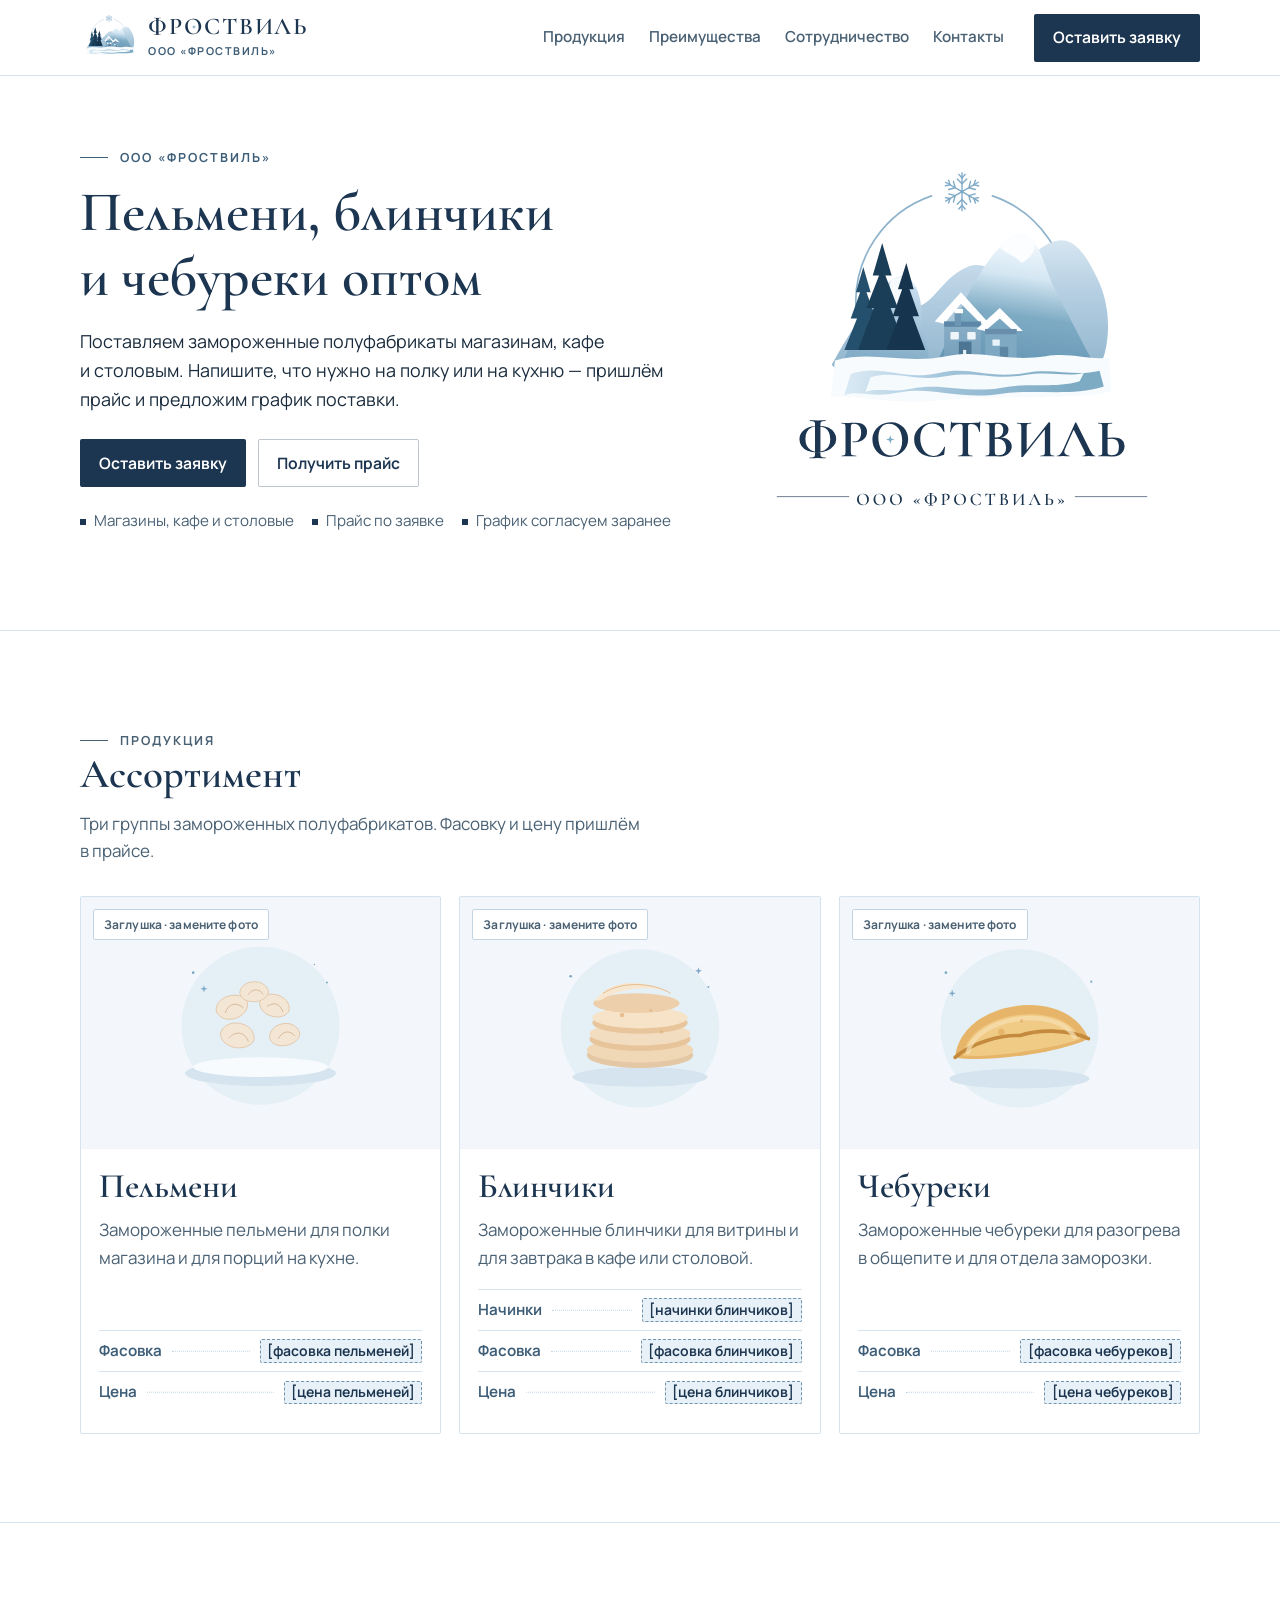
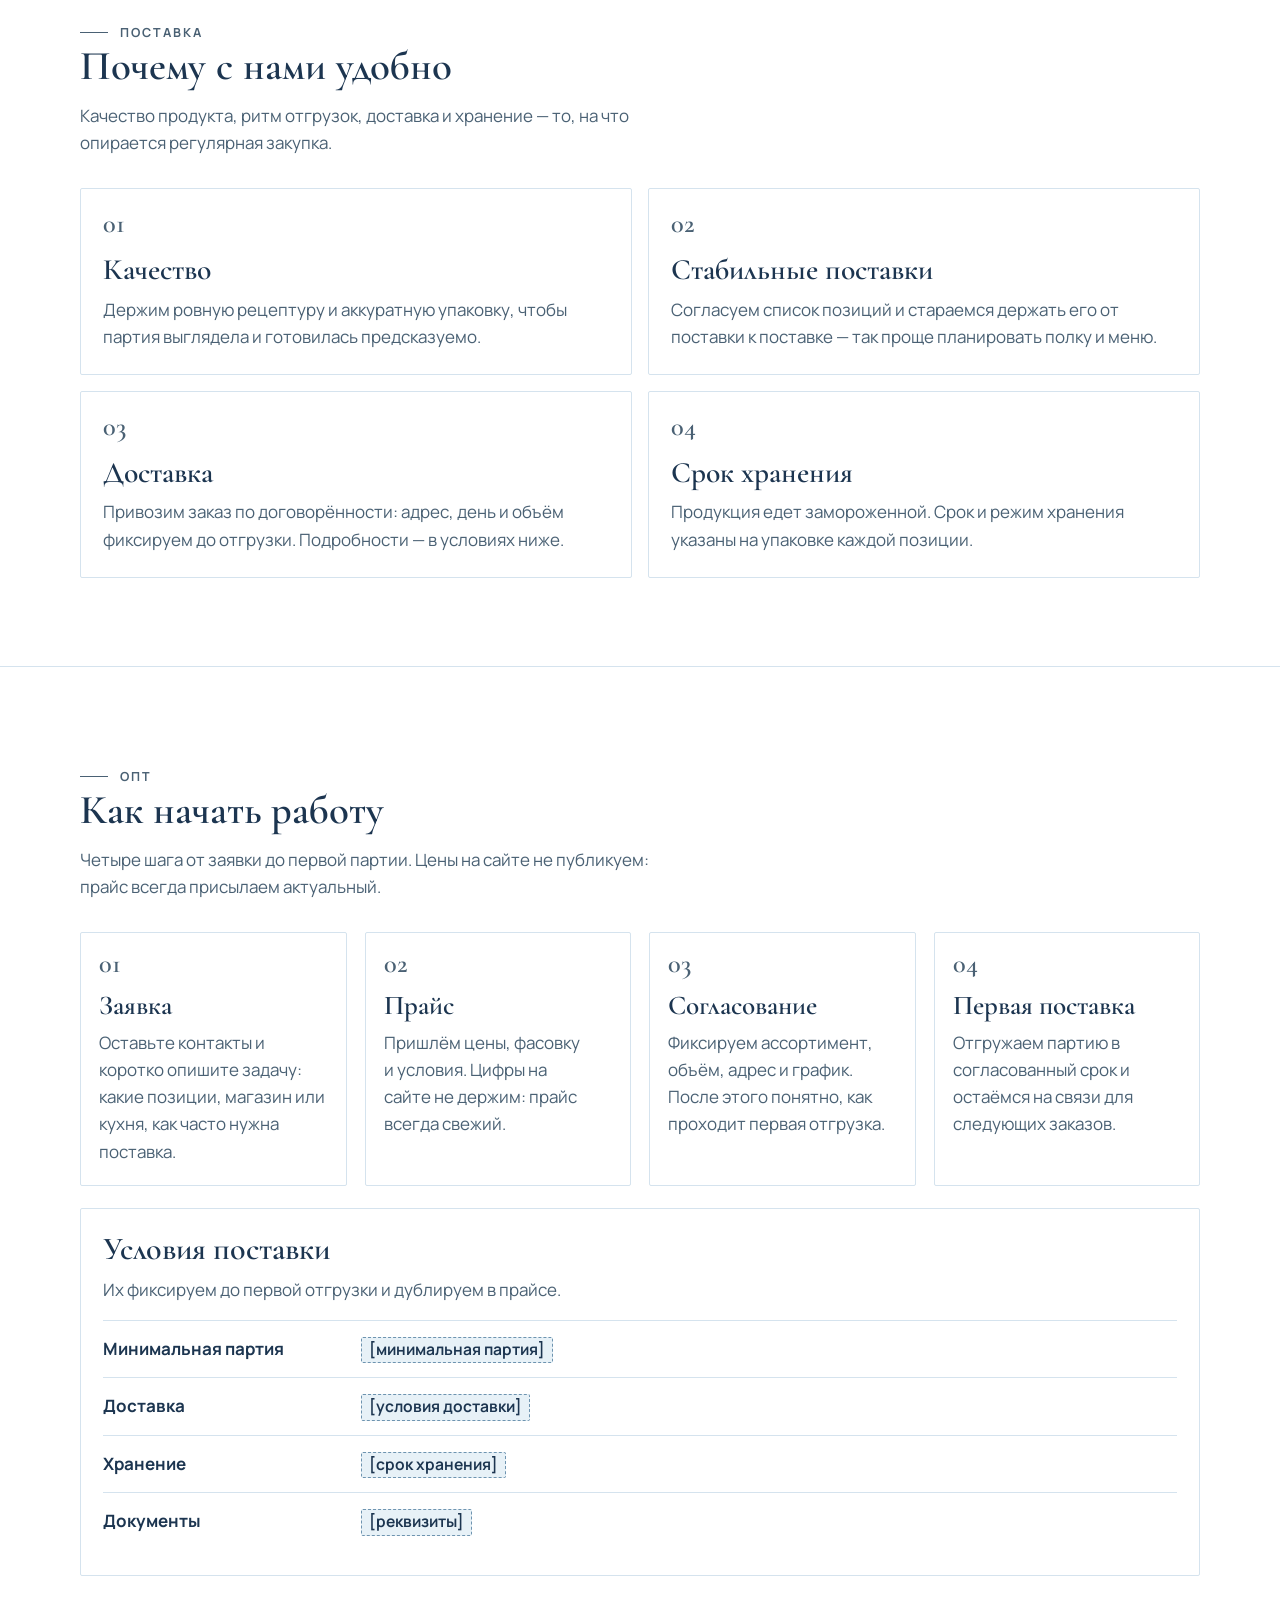
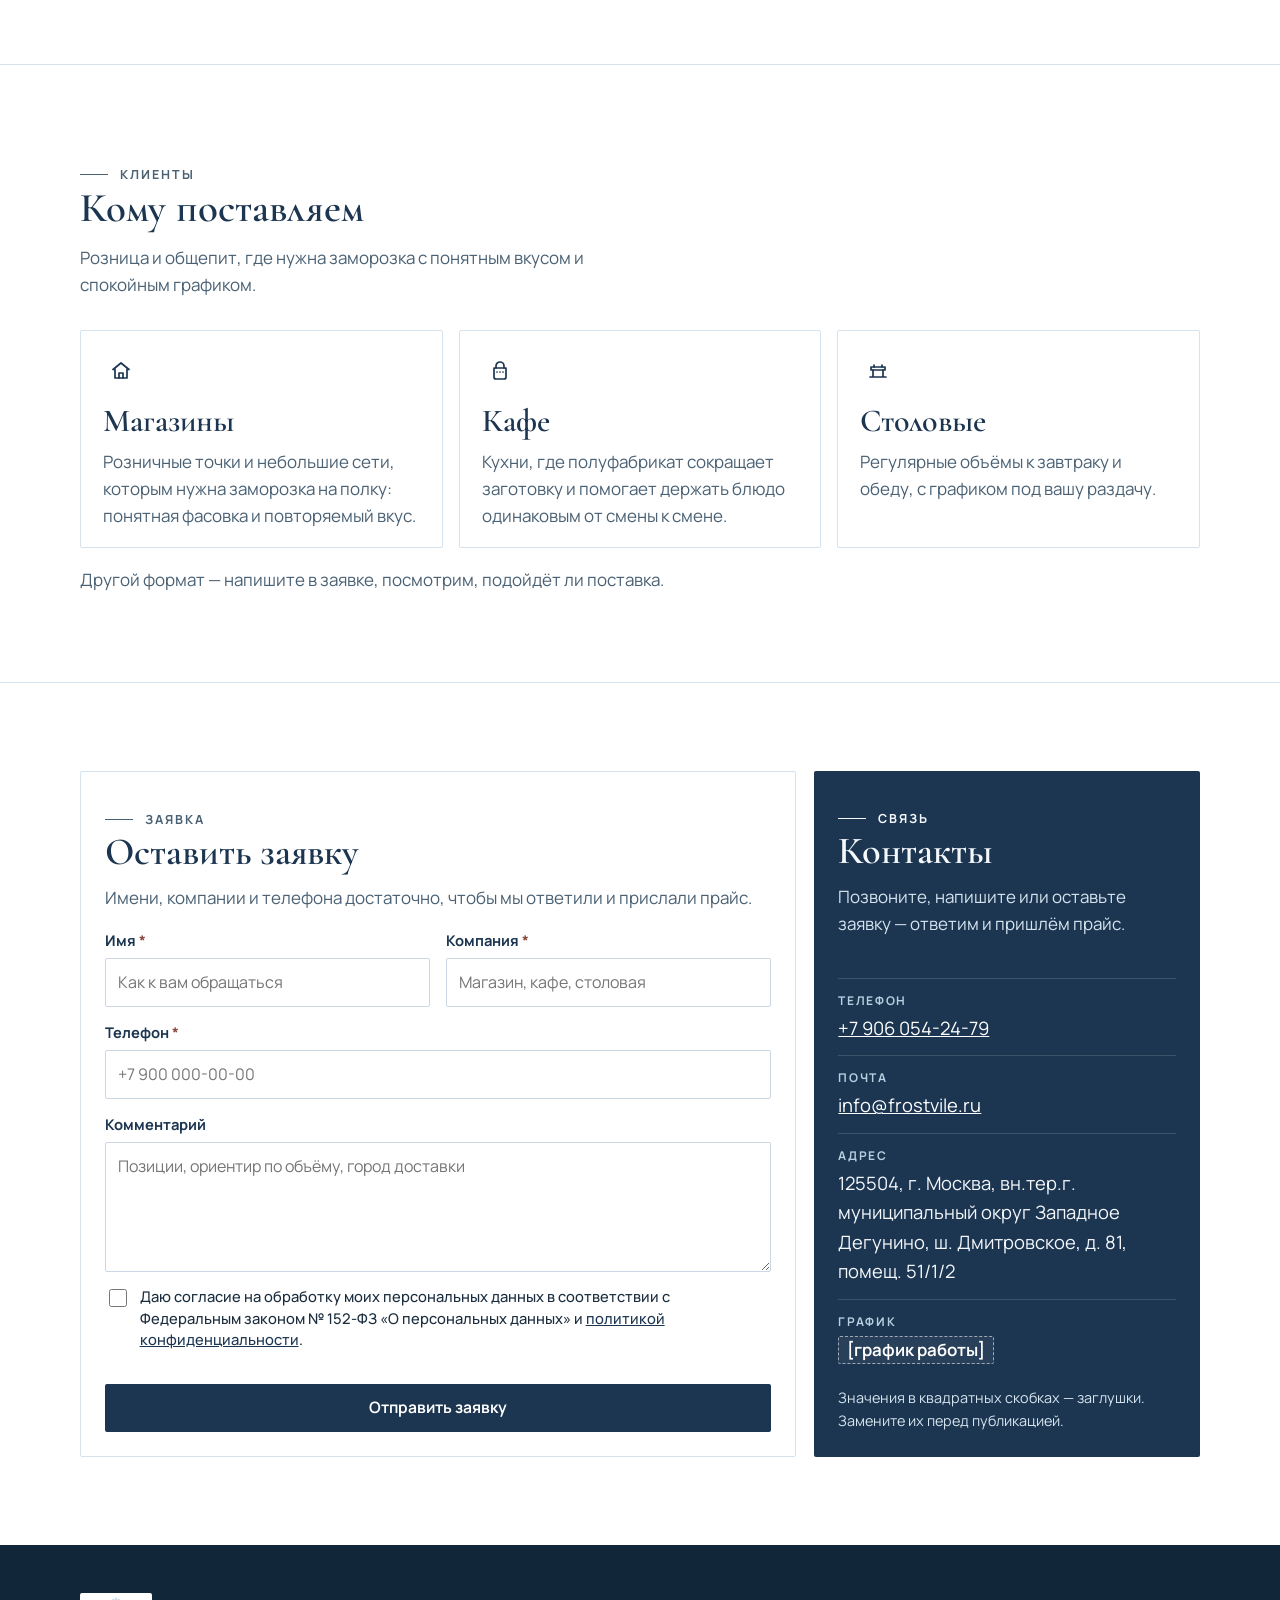
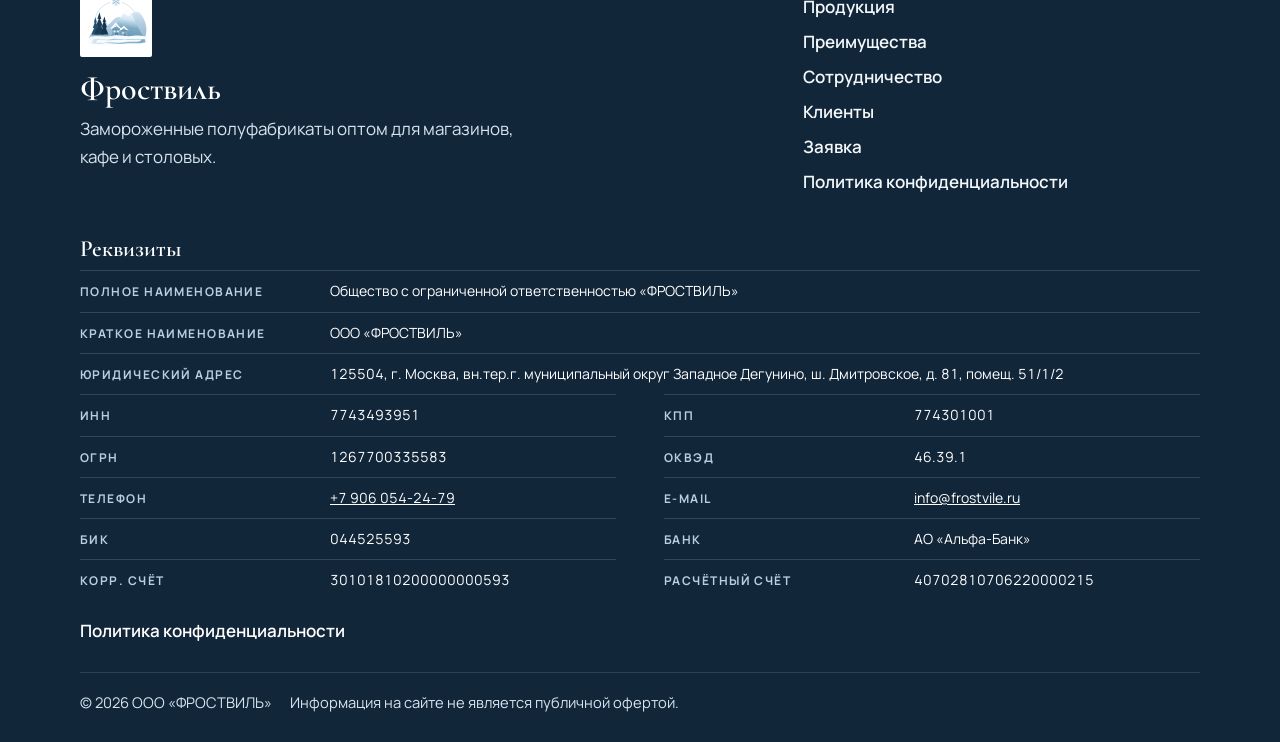
<file: site/index.html>
<!DOCTYPE html>
<html lang="ru">
<head>
  <meta charset="utf-8">
  <meta name="viewport" content="width=device-width, initial-scale=1">
  <title>Фроствиль — пельмени, блинчики и чебуреки оптом</title>
  <meta name="description" content="ООО «ФРОСТВИЛЬ» поставляет замороженные пельмени, блинчики и чебуреки магазинам, кафе и столовым. Оставьте заявку — пришлём прайс и условия поставки.">
  <meta name="keywords" content="пельмени оптом, блинчики оптом, чебуреки оптом, замороженные полуфабрикаты, Фроствиль">
  <link rel="canonical" href="https://frostvile.ru/">
  <meta name="theme-color" content="#1c3550">
  <meta name="robots" content="index, follow">
  <meta property="og:locale" content="ru_RU">
  <meta property="og:type" content="website">
  <meta property="og:site_name" content="Фроствиль">
  <meta property="og:title" content="Фроствиль — пельмени, блинчики и чебуреки оптом">
  <meta property="og:description" content="Замороженные полуфабрикаты для магазинов, кафе и столовых. Прайс и условия — по заявке.">
  <meta property="og:url" content="https://frostvile.ru/">
  <meta property="og:image" content="https://frostvile.ru/images/og.png">
  <meta property="og:image:width" content="1200">
  <meta property="og:image:height" content="630">
  <meta property="og:image:alt" content="Фроствиль — замороженные полуфабрикаты оптом">
  <meta name="twitter:card" content="summary_large_image">
  <meta name="twitter:title" content="Фроствиль — пельмени, блинчики и чебуреки оптом">
  <meta name="twitter:description" content="Замороженные полуфабрикаты для магазинов, кафе и столовых. Прайс и условия — по заявке.">
  <meta name="twitter:image" content="https://frostvile.ru/images/og.png">
  <link rel="icon" href="favicon.svg" type="image/svg+xml">
  <link rel="icon" href="favicon-32.png" type="image/png" sizes="32x32">
  <link rel="apple-touch-icon" href="apple-touch-icon.png">
  <link rel="stylesheet" href="css/styles.css">
  <script type="application/ld+json">
  {
    "@context": "https://schema.org",
    "@graph": [
      {
        "@type": "Organization",
        "name": "Общество с ограниченной ответственностью «ФРОСТВИЛЬ»",
        "alternateName": ["ООО «ФРОСТВИЛЬ»", "Фроствиль", "Frostvile"],
        "url": "https://frostvile.ru/",
        "logo": "https://frostvile.ru/images/logo.svg",
        "email": "info@frostvile.ru",
        "telephone": "+79060542479",
        "taxID": "7743493951",
        "address": {
          "@type": "PostalAddress",
          "postalCode": "125504",
          "addressLocality": "Москва",
          "streetAddress": "вн.тер.г. муниципальный округ Западное Дегунино, ш. Дмитровское, д. 81, помещ. 51/1/2",
          "addressCountry": "RU"
        },
        "identifier": [
          { "@type": "PropertyValue", "propertyID": "ОГРН", "value": "1267700335583" },
          { "@type": "PropertyValue", "propertyID": "КПП", "value": "774301001" },
          { "@type": "PropertyValue", "propertyID": "ОКВЭД", "value": "46.39.1" }
        ],
        "description": "Оптовые поставки замороженных полуфабрикатов: пельмени, блинчики и чебуреки."
      },
      {
        "@type": "WebSite",
        "name": "Фроствиль",
        "url": "https://frostvile.ru/",
        "inLanguage": "ru"
      }
    ]
  }
  </script>
  <script type="module" crossorigin src="assets/modulepreload-polyfill-B5Qt9EMX.js"></script>
</head>
<body>
  <a class="skip" href="#main">К содержанию</a>
  <header class="site-header" id="top">
    <div class="wrap header-bar">
      <a class="brand" href="#top">
        <img src="images/emblem.svg" width="64" height="56" alt="">
        <span>
          <span class="brand-name">Фр<span class="o">о<svg viewBox="0 0 12 12" aria-hidden="true" focusable="false"><path d="M6 0.5 L7.05 4.95 L11.5 6 L7.05 7.05 L6 11.5 L4.95 7.05 L0.5 6 L4.95 4.95 Z"/></svg></span>ствиль</span>
          <span class="brand-legal">ООО «ФРОСТВИЛЬ»</span>
        </span>
      </a>
      <nav id="site-nav" class="nav" aria-label="Разделы страницы">
        <a href="#products">Продукция</a>
        <a href="#advantages">Преимущества</a>
        <a href="#cooperation">Сотрудничество</a>
        <a href="#contacts">Контакты</a>
      </nav>
      <a class="btn btn-primary header-cta" href="#request">
        <span class="full">Оставить заявку</span>
        <span class="short">Заявка</span>
      </a>
      <button class="nav-toggle" type="button" aria-expanded="false" aria-controls="site-nav">
        <span class="visually-hidden">Меню</span>
        <span class="burger" aria-hidden="true"></span>
      </button>
    </div>
  </header>

  <main id="main">
    <section class="hero" aria-labelledby="hero-title">
      <div class="wrap hero-grid">
        <div>
          <p class="kicker">ООО «ФРОСТВИЛЬ»</p>
          <h1 id="hero-title">Пельмени, блинчики и&nbsp;чебуреки оптом</h1>
          <p class="hero-lead">Поставляем замороженные полуфабрикаты магазинам, кафе и&nbsp;столовым. Напишите, что нужно на&nbsp;полку или на&nbsp;кухню — пришлём прайс и&nbsp;предложим график поставки.</p>
          <div class="hero-actions">
            <a class="btn btn-primary" href="#request">Оставить заявку</a>
            <a class="btn btn-ghost" href="#request" data-prefill="Прошу прислать прайс на пельмени, блинчики и чебуреки.">Получить прайс</a>
          </div>
          <ul class="ticks">
            <li>Магазины, кафе и столовые</li>
            <li>Прайс по заявке</li>
            <li>График согласуем заранее</li>
          </ul>
        </div>
        <figure class="hero-visual">
          <img src="images/logo.svg" width="800" height="710" alt="Логотип ООО «Фроствиль»: зимний пейзаж и название компании" fetchpriority="high">
        </figure>
      </div>
    </section>

    <section class="band band-white" id="products" aria-labelledby="products-title">
      <div class="wrap">
        <div class="section-head">
          <p class="kicker">Продукция</p>
          <h2 id="products-title">Ассортимент</h2>
          <p>Три группы замороженных полуфабрикатов. Фасовку и цену пришлём в прайсе.</p>
        </div>
        <div class="cards">
          <article class="card" id="pelmeni">
            <div class="shot">
              <img src="images/products/pelmeni.svg" width="800" height="560" alt="Заглушка: здесь будет фотография пельменей" loading="lazy">
              <p class="shot-badge">Заглушка · замените фото</p>
            </div>
            <div class="card-body">
              <h3>Пельмени</h3>
              <p>Замороженные пельмени для полки магазина и для порций на кухне.</p>
              <div class="specs">
                <div class="spec"><span>Фасовка</span><span class="leader" aria-hidden="true"></span><span class="ph">[фасовка пельменей]</span></div>
                <div class="spec"><span>Цена</span><span class="leader" aria-hidden="true"></span><span class="ph">[цена пельменей]</span></div>
              </div>
            </div>
          </article>
          <article class="card" id="blinchiki">
            <div class="shot">
              <img src="images/products/blini.svg" width="800" height="560" alt="Заглушка: здесь будет фотография блинчиков" loading="lazy">
              <p class="shot-badge">Заглушка · замените фото</p>
            </div>
            <div class="card-body">
              <h3>Блинчики</h3>
              <p>Замороженные блинчики для витрины и для завтрака в кафе или столовой.</p>
              <div class="specs">
                <div class="spec"><span>Начинки</span><span class="leader" aria-hidden="true"></span><span class="ph">[начинки блинчиков]</span></div>
                <div class="spec"><span>Фасовка</span><span class="leader" aria-hidden="true"></span><span class="ph">[фасовка блинчиков]</span></div>
                <div class="spec"><span>Цена</span><span class="leader" aria-hidden="true"></span><span class="ph">[цена блинчиков]</span></div>
              </div>
            </div>
          </article>
          <article class="card" id="chebureki">
            <div class="shot">
              <img src="images/products/cheburek.svg" width="800" height="560" alt="Заглушка: здесь будет фотография чебуреков" loading="lazy">
              <p class="shot-badge">Заглушка · замените фото</p>
            </div>
            <div class="card-body">
              <h3>Чебуреки</h3>
              <p>Замороженные чебуреки для разогрева в общепите и для отдела заморозки.</p>
              <div class="specs">
                <div class="spec"><span>Фасовка</span><span class="leader" aria-hidden="true"></span><span class="ph">[фасовка чебуреков]</span></div>
                <div class="spec"><span>Цена</span><span class="leader" aria-hidden="true"></span><span class="ph">[цена чебуреков]</span></div>
              </div>
            </div>
          </article>
        </div>
      </div>
    </section>

    <section class="band band-mist" id="advantages" aria-labelledby="advantages-title">
      <div class="wrap">
        <div class="section-head">
          <p class="kicker">Поставка</p>
          <h2 id="advantages-title">Почему с нами удобно</h2>
          <p>Качество продукта, ритм отгрузок, доставка и хранение — то, на что опирается регулярная закупка.</p>
        </div>
        <div class="why-grid">
          <article class="why">
            <p class="why-num">01</p>
            <h3>Качество</h3>
            <p>Держим ровную рецептуру и аккуратную упаковку, чтобы партия выглядела и готовилась предсказуемо.</p>
          </article>
          <article class="why">
            <p class="why-num">02</p>
            <h3>Стабильные поставки</h3>
            <p>Согласуем список позиций и стараемся держать его от поставки к поставке — так проще планировать полку и меню.</p>
          </article>
          <article class="why">
            <p class="why-num">03</p>
            <h3>Доставка</h3>
            <p>Привозим заказ по договорённости: адрес, день и объём фиксируем до отгрузки. Подробности — в условиях ниже.</p>
          </article>
          <article class="why">
            <p class="why-num">04</p>
            <h3>Срок хранения</h3>
            <p>Продукция едет замороженной. Срок и режим хранения указаны на упаковке каждой позиции.</p>
          </article>
        </div>
      </div>
    </section>

    <section class="band band-white" id="cooperation" aria-labelledby="cooperation-title">
      <div class="wrap">
        <div class="section-head">
          <p class="kicker">Опт</p>
          <h2 id="cooperation-title">Как начать работу</h2>
          <p>Четыре шага от заявки до первой партии. Цены на сайте не публикуем: прайс всегда присылаем актуальный.</p>
        </div>
        <ol class="steps">
          <li class="step">
            <p class="step-num">01</p>
            <h3>Заявка</h3>
            <p>Оставьте контакты и коротко опишите задачу: какие позиции, магазин или кухня, как часто нужна поставка.</p>
          </li>
          <li class="step">
            <p class="step-num">02</p>
            <h3>Прайс</h3>
            <p>Пришлём цены, фасовку и условия. Цифры на сайте не держим: прайс всегда свежий.</p>
          </li>
          <li class="step">
            <p class="step-num">03</p>
            <h3>Согласование</h3>
            <p>Фиксируем ассортимент, объём, адрес и график. После этого понятно, как проходит первая отгрузка.</p>
          </li>
          <li class="step">
            <p class="step-num">04</p>
            <h3>Первая поставка</h3>
            <p>Отгружаем партию в согласованный срок и остаёмся на связи для следующих заказов.</p>
          </li>
        </ol>
        <div class="sheet">
          <h3>Условия поставки</h3>
          <p>Их фиксируем до первой отгрузки и дублируем в прайсе.</p>
          <dl>
            <div class="sheet-row">
              <dt>Минимальная партия</dt>
              <dd><span class="ph">[минимальная партия]</span></dd>
            </div>
            <div class="sheet-row">
              <dt>Доставка</dt>
              <dd><span class="ph">[условия доставки]</span></dd>
            </div>
            <div class="sheet-row">
              <dt>Хранение</dt>
              <dd><span class="ph">[срок хранения]</span></dd>
            </div>
            <div class="sheet-row">
              <dt>Документы</dt>
              <dd><span class="ph">[реквизиты]</span></dd>
            </div>
          </dl>
        </div>
      </div>
    </section>

    <section class="band" id="clients" aria-labelledby="clients-title">
      <div class="wrap">
        <div class="section-head">
          <p class="kicker">Клиенты</p>
          <h2 id="clients-title">Кому поставляем</h2>
          <p>Розница и общепит, где нужна заморозка с понятным вкусом и спокойным графиком.</p>
        </div>
        <div class="clients">
          <article class="client">
            <div class="client-icon" aria-hidden="true">
              <svg viewBox="0 0 24 24"><path d="M4 10.5 12 4l8 6.5"/><path d="M6 10v9h12v-9"/><path d="M10 19v-5h4v5"/></svg>
            </div>
            <h3>Магазины</h3>
            <p>Розничные точки и небольшие сети, которым нужна заморозка на полку: понятная фасовка и повторяемый вкус.</p>
          </article>
          <article class="client">
            <div class="client-icon" aria-hidden="true">
              <svg viewBox="0 0 24 24"><path d="M6 9h12v9a2 2 0 0 1-2 2H8a2 2 0 0 1-2-2V9Z"/><path d="M8 9V7a4 4 0 0 1 8 0v2"/><path d="M9 13h.01M12 13h.01M15 13h.01"/></svg>
            </div>
            <h3>Кафе</h3>
            <p>Кухни, где полуфабрикат сокращает заготовку и помогает держать блюдо одинаковым от смены к смене.</p>
          </article>
          <article class="client">
            <div class="client-icon" aria-hidden="true">
              <svg viewBox="0 0 24 24"><path d="M5 8h14v3H5z"/><path d="M7 11v7M17 11v7M4 18h16"/><path d="M8 8V6M16 8V6"/></svg>
            </div>
            <h3>Столовые</h3>
            <p>Регулярные объёмы к завтраку и обеду, с графиком под вашу раздачу.</p>
          </article>
        </div>
        <p class="clients-note">Другой формат — напишите в заявке, посмотрим, подойдёт ли поставка.</p>
      </div>
    </section>

    <section class="band band-mist" id="request" aria-labelledby="request-title">
      <div class="wrap request-grid">
        <div class="form-card">
          <p class="kicker">Заявка</p>
          <h2 id="request-title">Оставить заявку</h2>
          <p>Имени, компании и телефона достаточно, чтобы мы ответили и прислали прайс.</p>
          <form id="request-form" action="#" method="post">
            <div class="form-grid">
              <label class="field" for="name"><span>Имя <span class="req" aria-hidden="true">*</span></span>
                <input id="name" name="name" type="text" autocomplete="name" required minlength="2" maxlength="80" placeholder="Как к вам обращаться">
              </label>
              <label class="field" for="company"><span>Компания <span class="req" aria-hidden="true">*</span></span>
                <input id="company" name="company" type="text" autocomplete="organization" required minlength="2" maxlength="120" placeholder="Магазин, кафе, столовая">
              </label>
              <label class="field span-2" for="phone"><span>Телефон <span class="req" aria-hidden="true">*</span></span>
                <input id="phone" name="phone" type="tel" inputmode="tel" autocomplete="tel" required maxlength="40" placeholder="+7 900 000-00-00">
              </label>
              <label class="field span-2" for="comment"><span>Комментарий</span>
                <textarea id="comment" name="comment" maxlength="500" placeholder="Позиции, ориентир по объёму, город доставки"></textarea>
              </label>
              <label class="consent span-2">
                <input id="consent" name="consent" type="checkbox" value="yes" required>
                <span>Даю согласие на обработку моих персональных данных в соответствии с Федеральным законом №&nbsp;152-ФЗ «О персональных данных» и <a href="privacy.html">политикой конфиденциальности</a>.</span>
              </label>
            </div>
            <div class="hp" aria-hidden="true">
              <label>Сайт <input type="text" name="website" tabindex="-1" autocomplete="off"></label>
            </div>
            <p id="form-status" class="form-status" role="status" aria-live="polite"></p>
            <button class="btn btn-primary" type="submit">Отправить заявку</button>
            <noscript>
              <p class="form-status">Чтобы отправить заявку, включите JavaScript или напишите на почту из блока контактов — укажите имя, компанию и телефон.</p>
            </noscript>
          </form>
        </div>
        <aside class="contact-card" id="contacts" aria-labelledby="contacts-title">
          <p class="kicker">Связь</p>
          <h2 id="contacts-title">Контакты</h2>
          <p>Позвоните, напишите или оставьте заявку — ответим и пришлём прайс.</p>
          <dl class="contact-list">
            <div>
              <dt>Телефон</dt>
              <dd><a id="contact-phone" href="tel:+79060542479"><span data-company="phone">+7 906 054-24-79</span></a></dd>
            </div>
            <div>
              <dt>Почта</dt>
              <dd><a id="contact-email" href="mailto:info@frostvile.ru"><span data-company="email">info@frostvile.ru</span></a></dd>
            </div>
            <div>
              <dt>Адрес</dt>
              <dd><span data-company="legalAddress">125504, г. Москва, вн.тер.г. муниципальный округ Западное Дегунино, ш. Дмитровское, д. 81, помещ. 51/1/2</span></dd>
            </div>
            <div>
              <dt>График</dt>
              <dd><span class="ph" data-company="hours">[график работы]</span></dd>
            </div>
          </dl>
          <p class="owner-note">Значения в квадратных скобках — заглушки. Замените их перед публикацией.</p>
        </aside>
      </div>
    </section>
  </main>

  <footer class="site-footer">
    <div class="wrap footer-grid">
      <div>
        <div class="footer-seal">
          <img src="images/emblem.svg" width="70" height="61" alt="">
        </div>
        <h2>Фроствиль</h2>
        <p>Замороженные полуфабрикаты оптом для магазинов, кафе и столовых.</p>
      </div>
      <nav class="footer-nav" aria-label="Навигация в подвале">
        <a href="#products">Продукция</a>
        <a href="#advantages">Преимущества</a>
        <a href="#cooperation">Сотрудничество</a>
        <a href="#clients">Клиенты</a>
        <a href="#request">Заявка</a>
        <a href="privacy.html">Политика конфиденциальности</a>
      </nav>
    </div>
    <div class="wrap legal">
      <h2>Реквизиты</h2>
      <dl class="legal-list">
        <div class="legal-wide">
          <dt>Полное наименование</dt>
          <dd data-company="fullName">Общество с ограниченной ответственностью «ФРОСТВИЛЬ»</dd>
        </div>
        <div class="legal-wide">
          <dt>Краткое наименование</dt>
          <dd data-company="shortName">ООО «ФРОСТВИЛЬ»</dd>
        </div>
        <div class="legal-wide">
          <dt>Юридический адрес</dt>
          <dd data-company="legalAddress">125504, г. Москва, вн.тер.г. муниципальный округ Западное Дегунино, ш. Дмитровское, д. 81, помещ. 51/1/2</dd>
        </div>
        <div>
          <dt>ИНН</dt>
          <dd data-company="inn">7743493951</dd>
        </div>
        <div>
          <dt>КПП</dt>
          <dd data-company="kpp">774301001</dd>
        </div>
        <div>
          <dt>ОГРН</dt>
          <dd data-company="ogrn">1267700335583</dd>
        </div>
        <div>
          <dt>ОКВЭД</dt>
          <dd data-company="okved">46.39.1</dd>
        </div>
        <div>
          <dt>Телефон</dt>
          <dd><a href="tel:+79060542479"><span data-company="phone">+7 906 054-24-79</span></a></dd>
        </div>
        <div>
          <dt>E-mail</dt>
          <dd><a href="mailto:info@frostvile.ru"><span data-company="email">info@frostvile.ru</span></a></dd>
        </div>
        <div>
          <dt>БИК</dt>
          <dd data-company="bik">044525593</dd>
        </div>
        <div>
          <dt>Банк</dt>
          <dd data-company="bankName">АО «Альфа-Банк»</dd>
        </div>
        <div>
          <dt>Корр. счёт</dt>
          <dd data-company="correspondentAccount">30101810200000000593</dd>
        </div>
        <div>
          <dt>Расчётный счёт</dt>
          <dd data-company="settlementAccount">40702810706220000215</dd>
        </div>
      </dl>
      <p class="footer-meta"><a href="privacy.html">Политика конфиденциальности</a></p>
    </div>
    <div class="wrap footer-bottom">
      <p>© 2026 ООО «ФРОСТВИЛЬ»</p>
      <p>Информация на сайте не является публичной офертой.</p>
    </div>
  </footer>
  <script type="module" src="js/main.js"></script>
</body>
</html>
</file>
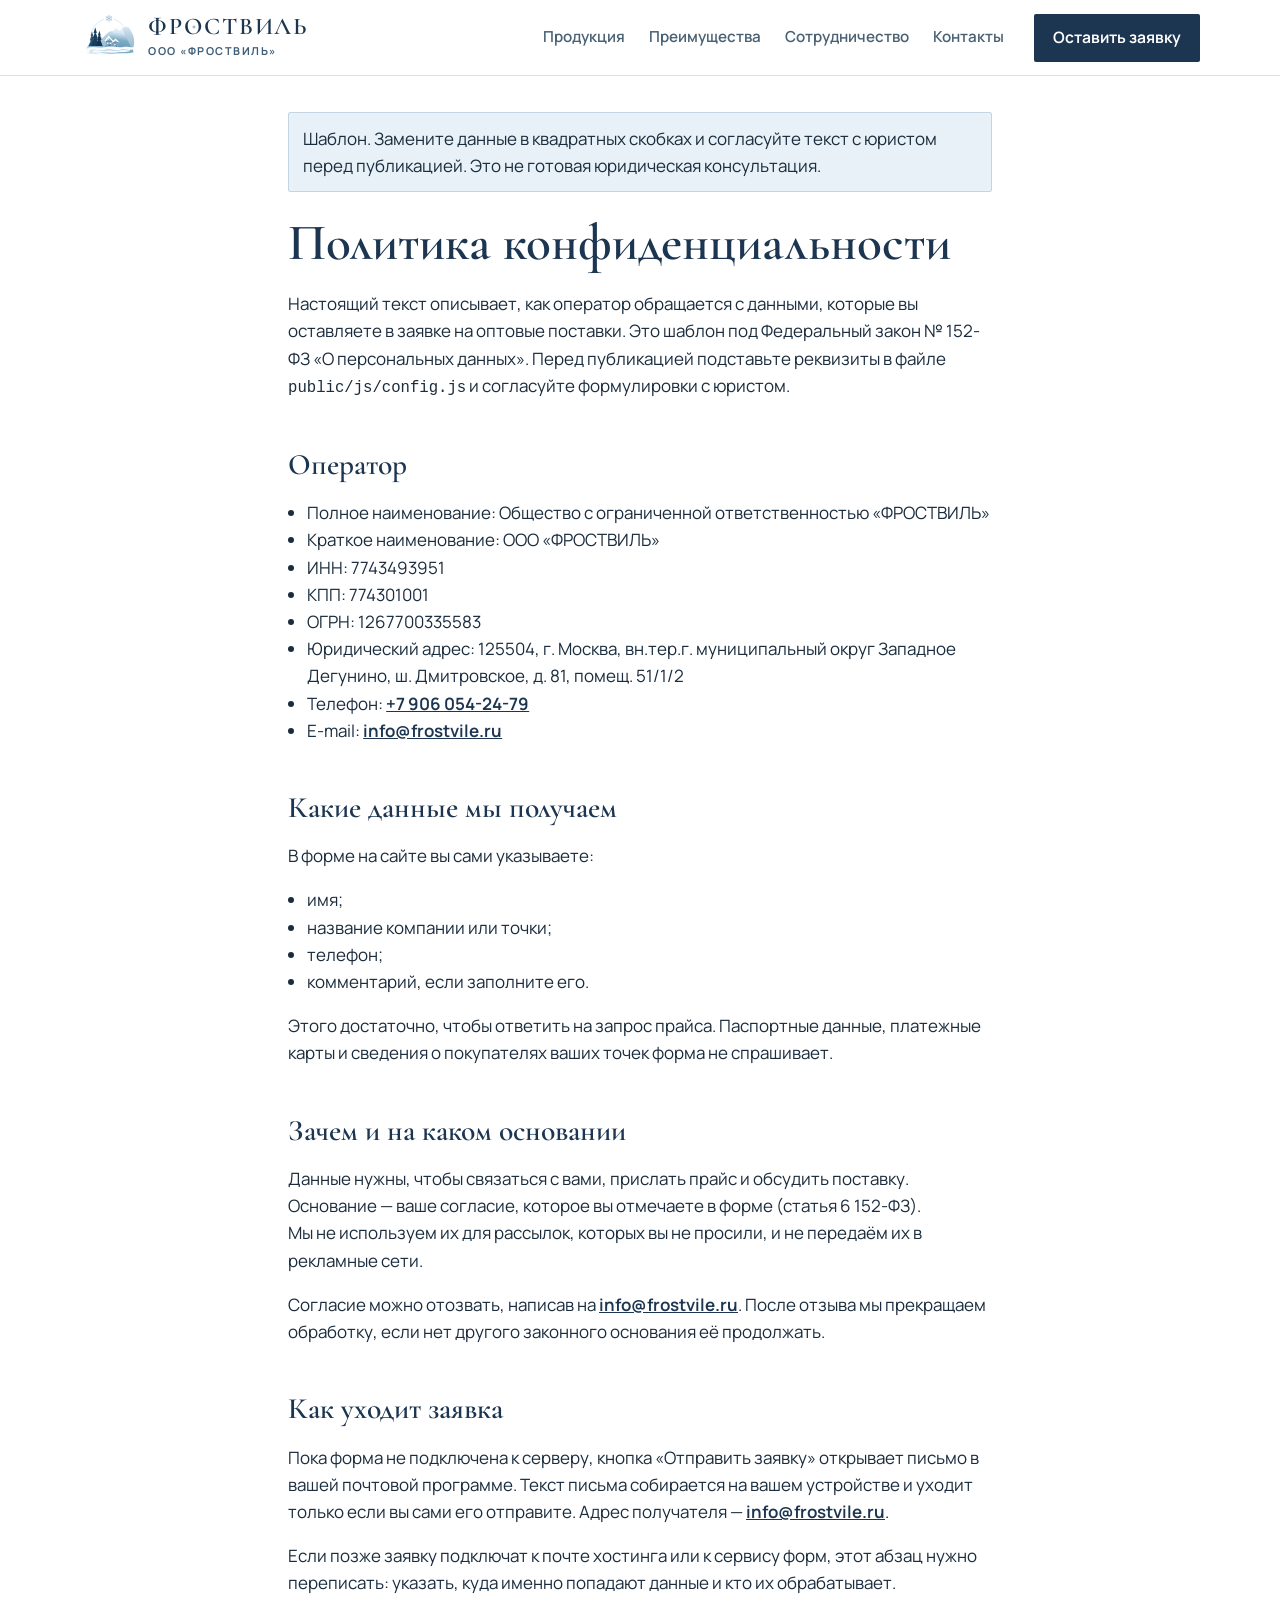
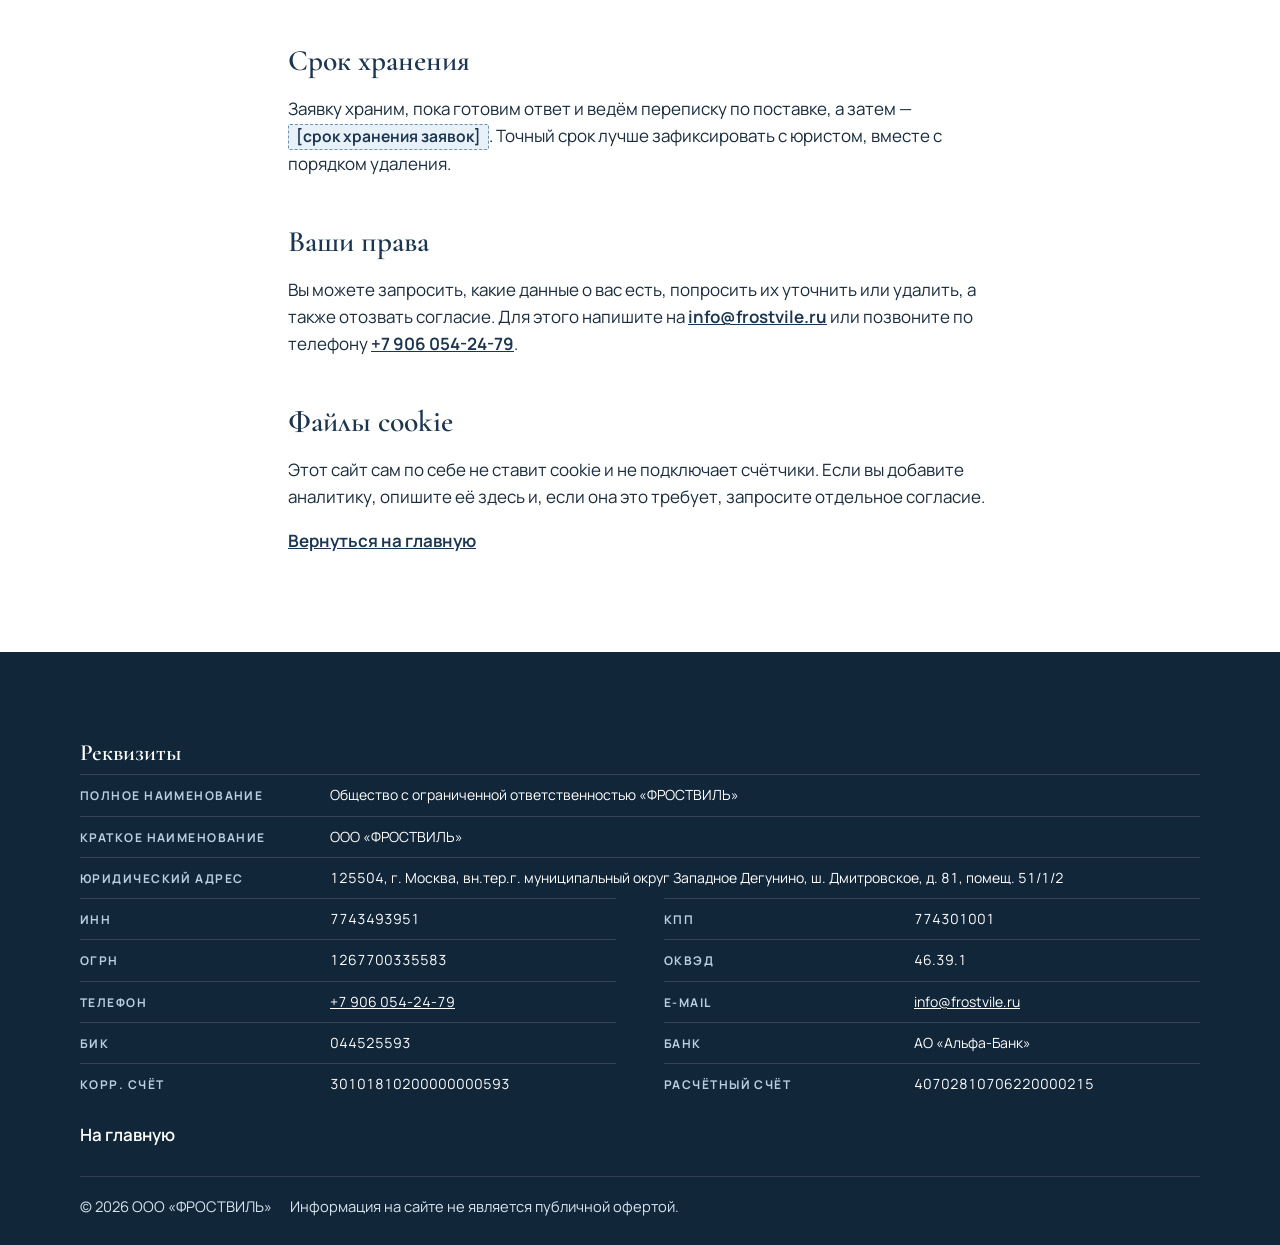
<file: site/privacy.html>
<!DOCTYPE html>
<html lang="ru">
<head>
  <meta charset="utf-8">
  <meta name="viewport" content="width=device-width, initial-scale=1">
  <title>Политика конфиденциальности — Фроствиль</title>
  <meta name="description" content="Политика конфиденциальности ООО «ФРОСТВИЛЬ»: какие данные оставляет заявка на оптовую поставку и зачем они нужны.">
  <link rel="canonical" href="https://frostvile.ru/privacy.html">
  <meta name="theme-color" content="#1c3550">
  <meta name="robots" content="index, follow">
  <meta property="og:locale" content="ru_RU">
  <meta property="og:type" content="article">
  <meta property="og:title" content="Политика конфиденциальности — Фроствиль">
  <meta property="og:description" content="Какие данные собирает заявка на сайте ООО «ФРОСТВИЛЬ» и как они используются.">
  <meta property="og:url" content="https://frostvile.ru/privacy.html">
  <meta property="og:image" content="https://frostvile.ru/images/og.png">
  <link rel="icon" href="favicon.svg" type="image/svg+xml">
  <link rel="icon" href="favicon-32.png" type="image/png" sizes="32x32">
  <link rel="apple-touch-icon" href="apple-touch-icon.png">
  <link rel="stylesheet" href="css/styles.css">
  <script type="module" crossorigin src="assets/modulepreload-polyfill-B5Qt9EMX.js"></script>
</head>
<body>
  <a class="skip" href="#main">К содержанию</a>
  <header class="site-header" id="top">
    <div class="wrap header-bar">
      <a class="brand" href="./">
        <img src="images/emblem.svg" width="64" height="56" alt="">
        <span>
          <span class="brand-name">Фр<span class="o">о<svg viewBox="0 0 12 12" aria-hidden="true" focusable="false"><path d="M6 0.5 L7.05 4.95 L11.5 6 L7.05 7.05 L6 11.5 L4.95 7.05 L0.5 6 L4.95 4.95 Z"/></svg></span>ствиль</span>
          <span class="brand-legal">ООО «ФРОСТВИЛЬ»</span>
        </span>
      </a>
      <nav id="site-nav" class="nav" aria-label="Разделы страницы">
        <a href="./#products">Продукция</a>
        <a href="./#advantages">Преимущества</a>
        <a href="./#cooperation">Сотрудничество</a>
        <a href="./#contacts">Контакты</a>
      </nav>
      <a class="btn btn-primary header-cta" href="./#request">
        <span class="full">Оставить заявку</span>
        <span class="short">Заявка</span>
      </a>
      <button class="nav-toggle" type="button" aria-expanded="false" aria-controls="site-nav">
        <span class="visually-hidden">Меню</span>
        <span class="burger" aria-hidden="true"></span>
      </button>
    </div>
  </header>

  <main id="main" class="wrap page prose">
    <p class="template-banner">Шаблон. Замените данные в квадратных скобках и согласуйте текст с юристом перед публикацией. Это не готовая юридическая консультация.</p>
    <h1>Политика конфиденциальности</h1>
    <p>Настоящий текст описывает, как оператор обращается с данными, которые вы оставляете в заявке на оптовые поставки. Это шаблон под Федеральный закон №&nbsp;152-ФЗ «О персональных данных». Перед публикацией подставьте реквизиты в файле <code>public/js/config.js</code> и согласуйте формулировки с юристом.</p>
    <h2>Оператор</h2>
    <ul>
      <li>Полное наименование: <span data-company="fullName">Общество с ограниченной ответственностью «ФРОСТВИЛЬ»</span></li>
      <li>Краткое наименование: <span data-company="shortName">ООО «ФРОСТВИЛЬ»</span></li>
      <li>ИНН: <span data-company="inn">7743493951</span></li>
      <li>КПП: <span data-company="kpp">774301001</span></li>
      <li>ОГРН: <span data-company="ogrn">1267700335583</span></li>
      <li>Юридический адрес: <span data-company="legalAddress">125504, г. Москва, вн.тер.г. муниципальный округ Западное Дегунино, ш. Дмитровское, д. 81, помещ. 51/1/2</span></li>
      <li>Телефон: <a href="tel:+79060542479"><span data-company="phone">+7 906 054-24-79</span></a></li>
      <li>E-mail: <a href="mailto:info@frostvile.ru"><span data-company="email">info@frostvile.ru</span></a></li>
    </ul>

    <h2>Какие данные мы получаем</h2>
    <p>В форме на сайте вы сами указываете:</p>
    <ul>
      <li>имя;</li>
      <li>название компании или точки;</li>
      <li>телефон;</li>
      <li>комментарий, если заполните его.</li>
    </ul>
    <p>Этого достаточно, чтобы ответить на запрос прайса. Паспортные данные, платежные карты и сведения о покупателях ваших точек форма не спрашивает.</p>

    <h2>Зачем и на каком основании</h2>
    <p>Данные нужны, чтобы связаться с вами, прислать прайс и обсудить поставку. Основание — ваше согласие, которое вы отмечаете в форме (статья 6 152-ФЗ). Мы не используем их для рассылок, которых вы не просили, и не передаём их в рекламные сети.</p>
    <p>Согласие можно отозвать, написав на <a href="mailto:info@frostvile.ru"><span data-company="email">info@frostvile.ru</span></a>. После отзыва мы прекращаем обработку, если нет другого законного основания её продолжать.</p>

    <h2>Как уходит заявка</h2>
    <p>Пока форма не подключена к серверу, кнопка «Отправить заявку» открывает письмо в вашей почтовой программе. Текст письма собирается на вашем устройстве и уходит только если вы сами его отправите. Адрес получателя — <a href="mailto:info@frostvile.ru"><span data-company="email">info@frostvile.ru</span></a>.</p>
    <p>Если позже заявку подключат к почте хостинга или к сервису форм, этот абзац нужно переписать: указать, куда именно попадают данные и кто их обрабатывает.</p>

    <h2>Срок хранения</h2>
    <p>Заявку храним, пока готовим ответ и ведём переписку по поставке, а затем — <span class="ph">[срок хранения заявок]</span>. Точный срок лучше зафиксировать с юристом, вместе с порядком удаления.</p>

    <h2>Ваши права</h2>
    <p>Вы можете запросить, какие данные о вас есть, попросить их уточнить или удалить, а также отозвать согласие. Для этого напишите на <a href="mailto:info@frostvile.ru"><span data-company="email">info@frostvile.ru</span></a> или позвоните по телефону <a href="tel:+79060542479"><span data-company="phone">+7 906 054-24-79</span></a>.</p>

    <h2>Файлы cookie</h2>
    <p>Этот сайт сам по себе не ставит cookie и не подключает счётчики. Если вы добавите аналитику, опишите её здесь и, если она это требует, запросите отдельное согласие.</p>

    <p><a href="./">Вернуться на главную</a></p>
  </main>

  <footer class="site-footer">
    <div class="wrap legal">
      <h2>Реквизиты</h2>
      <dl class="legal-list">
        <div class="legal-wide">
          <dt>Полное наименование</dt>
          <dd data-company="fullName">Общество с ограниченной ответственностью «ФРОСТВИЛЬ»</dd>
        </div>
        <div class="legal-wide">
          <dt>Краткое наименование</dt>
          <dd data-company="shortName">ООО «ФРОСТВИЛЬ»</dd>
        </div>
        <div class="legal-wide">
          <dt>Юридический адрес</dt>
          <dd data-company="legalAddress">125504, г. Москва, вн.тер.г. муниципальный округ Западное Дегунино, ш. Дмитровское, д. 81, помещ. 51/1/2</dd>
        </div>
        <div>
          <dt>ИНН</dt>
          <dd data-company="inn">7743493951</dd>
        </div>
        <div>
          <dt>КПП</dt>
          <dd data-company="kpp">774301001</dd>
        </div>
        <div>
          <dt>ОГРН</dt>
          <dd data-company="ogrn">1267700335583</dd>
        </div>
        <div>
          <dt>ОКВЭД</dt>
          <dd data-company="okved">46.39.1</dd>
        </div>
        <div>
          <dt>Телефон</dt>
          <dd><a href="tel:+79060542479"><span data-company="phone">+7 906 054-24-79</span></a></dd>
        </div>
        <div>
          <dt>E-mail</dt>
          <dd><a href="mailto:info@frostvile.ru"><span data-company="email">info@frostvile.ru</span></a></dd>
        </div>
        <div>
          <dt>БИК</dt>
          <dd data-company="bik">044525593</dd>
        </div>
        <div>
          <dt>Банк</dt>
          <dd data-company="bankName">АО «Альфа-Банк»</dd>
        </div>
        <div>
          <dt>Корр. счёт</dt>
          <dd data-company="correspondentAccount">30101810200000000593</dd>
        </div>
        <div>
          <dt>Расчётный счёт</dt>
          <dd data-company="settlementAccount">40702810706220000215</dd>
        </div>
      </dl>
      <p class="footer-meta"><a href="./">На главную</a></p>
    </div>
    <div class="wrap footer-bottom">
      <p>© 2026 ООО «ФРОСТВИЛЬ»</p>
      <p>Информация на сайте не является публичной офертой.</p>
    </div>
  </footer>
  <script type="module" src="js/main.js"></script>
</body>
</html>
</file>
<file: site/css/styles.css>
@font-face {
  font-family: "Cormorant Garamond";
  font-style: normal;
  font-weight: 500 700;
  font-display: swap;
  src: url("../fonts/cormorant-cyrillic.woff2") format("woff2");
  unicode-range: U+0301, U+0400-045F, U+0490-0491, U+04B0-04B1, U+2116;
}

@font-face {
  font-family: "Cormorant Garamond";
  font-style: normal;
  font-weight: 500 700;
  font-display: swap;
  src: url("../fonts/cormorant-latin.woff2") format("woff2");
  unicode-range: U+0000-00FF, U+0131, U+0152-0153, U+02BB-02BC, U+02C6, U+02DA, U+02DC, U+0304, U+0308, U+0329, U+2000-206F, U+20AC, U+2122, U+2191, U+2193, U+2212, U+2215, U+FEFF, U+FFFD;
}

@font-face {
  font-family: Manrope;
  font-style: normal;
  font-weight: 400 700;
  font-display: swap;
  src: url("../fonts/manrope-cyrillic.woff2") format("woff2");
  unicode-range: U+0301, U+0400-045F, U+0490-0491, U+04B0-04B1, U+2116;
}

@font-face {
  font-family: Manrope;
  font-style: normal;
  font-weight: 400 700;
  font-display: swap;
  src: url("../fonts/manrope-latin.woff2") format("woff2");
  unicode-range: U+0000-00FF, U+0131, U+0152-0153, U+02BB-02BC, U+02C6, U+02DA, U+02DC, U+0304, U+0308, U+0329, U+2000-206F, U+20AC, U+2122, U+2191, U+2193, U+2212, U+2215, U+FEFF, U+FFFD;
}

:root {
  --navy: #1c3550;
  --navy-deep: #12263a;
  --ink: #1a2c3d;
  --muted: #4a6174;
  --kicker: #3e5e78;
  --ice: #8fb4d0;
  --ice-strong: #5d87a8;
  --mist: #e7f1f7;
  --paper: #ffffff;
  --white: #ffffff;
  --line: #d5e3ee;
  --line-strong: #c3d5e3;
  --serif: "Cormorant Garamond", "Iowan Old Style", Palatino, "Palatino Linotype", serif;
  --sans: Manrope, "Segoe UI", sans-serif;
  --header: 76px;
  --radius: 2px;
  color-scheme: light;
}

*,
*::before,
*::after {
  box-sizing: border-box;
}

html {
  scroll-behavior: smooth;
  scroll-padding-top: calc(var(--header) + 12px);
}

body {
  margin: 0;
  background: #fff;
  color: var(--ink);
  font-family: var(--sans);
  font-size: 1.0625rem;
  font-weight: 400;
  line-height: 1.6;
  font-synthesis: none;
}

img {
  max-width: 100%;
  height: auto;
}

h1, h2, h3 {
  font-family: var(--serif);
  font-weight: 600;
  color: var(--navy);
  line-height: 1.15;
  letter-spacing: 0;
  text-wrap: balance;
}

p {
  text-wrap: pretty;
}

a {
  color: var(--navy);
}

:focus-visible {
  outline: 2px solid var(--navy);
  outline-offset: 3px;
}

::selection {
  background: #c9deed;
  color: var(--navy-deep);
}

.skip {
  position: absolute;
  left: 16px;
  top: -48px;
  z-index: 50;
  background: var(--navy);
  color: white;
  padding: 8px 12px;
  border-radius: var(--radius);
  text-decoration: none;
}

.skip:focus {
  top: 12px;
}

.wrap {
  width: min(1120px, calc(100% - 40px));
  margin-inline: auto;
}

.visually-hidden {
  position: absolute;
  width: 1px;
  height: 1px;
  padding: 0;
  margin: -1px;
  overflow: hidden;
  clip: rect(0, 0, 0, 0);
  white-space: nowrap;
  border: 0;
}

.ph {
  display: inline-block;
  color: var(--navy);
  background: var(--mist);
  border: 1px dashed #6e94b0;
  border-radius: var(--radius);
  padding: 0.05em 0.45em 0.1em;
  font-weight: 650;
  font-size: 0.92em;
  line-height: 1.4;
  letter-spacing: 0;
}

.kicker {
  display: flex;
  align-items: center;
  gap: 12px;
  margin: 0 0 12px;
  color: var(--kicker);
  font-size: 0.78rem;
  font-weight: 700;
  letter-spacing: 0.16em;
  text-transform: uppercase;
}

.kicker::before {
  content: "";
  width: 28px;
  height: 1px;
  background: currentColor;
}

.section-head {
  max-width: 40rem;
  margin-bottom: 32px;
}

.section-head h2 {
  margin: 0;
  font-size: clamp(2rem, 3.2vw, 2.75rem);
}

.section-head p {
  margin: 12px 0 0;
  color: var(--muted);
  max-width: 38rem;
}

.band,
.band-white,
.band-mist {
  background: #fff;
}

.band {
  padding: 88px 0;
  border-top: 1px solid var(--line);
}

/* Header */

.site-header {
  position: sticky;
  top: 0;
  z-index: 30;
  height: var(--header);
  background: #fff;
  border-bottom: 1px solid var(--line);
}

.site-header.is-stuck {
  border-bottom-color: var(--line);
}

.header-bar {
  height: 100%;
  display: flex;
  align-items: center;
  gap: 20px;
}

.brand {
  display: flex;
  align-items: center;
  gap: 10px;
  text-decoration: none;
  color: var(--navy);
  margin-right: auto;
}

.brand img {
  width: 58px;
  height: auto;
  display: block;
}

.brand-name {
  display: block;
  font-family: var(--serif);
  font-weight: 600;
  font-size: 1.5rem;
  letter-spacing: 0.08em;
  text-transform: uppercase;
  line-height: 0.9;
  white-space: nowrap;
}

.brand-name .o {
  position: relative;
  display: inline-block;
}

.brand-name .o svg {
  position: absolute;
  left: 50%;
  top: 54%;
  width: 0.22em;
  height: 0.22em;
  transform: translate(-50%, -50%);
  fill: #6f9bb8;
}

.brand-legal {
  display: block;
  margin-top: 5px;
  font-size: 0.68rem;
  font-weight: 700;
  letter-spacing: 0.14em;
  text-transform: uppercase;
  color: var(--kicker);
}

.nav {
  display: flex;
  align-items: center;
  gap: 4px;
}

.nav a {
  color: var(--muted);
  text-decoration: none;
  font-size: 0.95rem;
  font-weight: 600;
  padding: 8px 10px;
}

.nav a:hover {
  color: var(--navy);
  text-decoration: underline;
  text-underline-offset: 4px;
}

.nav a[aria-current="true"] {
  color: var(--navy);
  box-shadow: inset 0 -2px 0 var(--ice-strong);
}

.nav-toggle {
  display: none;
  width: 44px;
  height: 44px;
  border: 1px solid var(--line-strong);
  border-radius: var(--radius);
  background: white;
  padding: 0;
  align-items: center;
  justify-content: center;
  cursor: pointer;
}

.burger,
.burger::before,
.burger::after {
  display: block;
  width: 18px;
  height: 1.5px;
  background: var(--navy);
  position: relative;
  border-radius: 1px;
}

.burger::before,
.burger::after {
  content: "";
  position: absolute;
  left: 0;
}

.burger::before { top: -6px; }
.burger::after { top: 6px; }

.nav-toggle[aria-expanded="true"] .burger {
  background: transparent;
}

.nav-toggle[aria-expanded="true"] .burger::before {
  top: 0;
  transform: rotate(45deg);
}

.nav-toggle[aria-expanded="true"] .burger::after {
  top: 0;
  transform: rotate(-45deg);
}

/* Buttons */

.btn {
  display: inline-flex;
  align-items: center;
  justify-content: center;
  min-height: 48px;
  padding: 0 18px;
  border-radius: var(--radius);
  border: 1px solid transparent;
  font: 650 0.98rem/1 var(--sans);
  text-decoration: none;
  cursor: pointer;
}

.btn-primary {
  background: var(--navy);
  color: white;
}

.btn-primary:hover {
  background: #274864;
}

.btn-primary:focus-visible,
.contact-card a:focus-visible {
  outline-color: #f4f8fb;
}

.btn-ghost {
  background: transparent;
  color: var(--navy);
  border-color: rgba(28, 53, 80, 0.28);
}

.btn-ghost:hover {
  background: var(--mist);
  border-color: var(--navy);
}

.header-cta .short { display: none; }

button.btn {
  width: 100%;
  margin-top: 8px;
}

/* Hero */

.hero {
  padding: 56px 0 72px;
}

.hero-grid {
  display: grid;
  gap: 28px;
  align-items: center;
}

.hero h1 {
  margin: 0;
  font-size: clamp(2.35rem, 4.4vw, 3.55rem);
}

.hero-lead {
  margin: 18px 0 0;
  max-width: 38rem;
  font-size: 1.12rem;
  color: var(--ink);
}

.hero-actions {
  display: flex;
  flex-wrap: wrap;
  gap: 12px;
  margin-top: 26px;
}

.ticks {
  list-style: none;
  padding: 0;
  margin: 22px 0 0;
  display: flex;
  flex-wrap: wrap;
  gap: 8px 18px;
}

.ticks li {
  display: flex;
  align-items: center;
  gap: 8px;
  color: var(--muted);
  font-size: 0.95rem;
}

.ticks li::before {
  content: "";
  width: 6px;
  height: 6px;
  background: var(--navy);
  flex: none;
}

.hero-visual {
  display: grid;
  place-items: center;
  margin: 0;
}

.hero-visual img {
  width: min(100%, 420px);
  display: block;
}

/* Products */

.cards {
  display: grid;
  gap: 18px;
}

.card {
  background: white;
  border: 1px solid var(--line);
  border-radius: var(--radius);
  overflow: hidden;
  display: flex;
  flex-direction: column;
  min-width: 0;
}

.shot {
  position: relative;
  aspect-ratio: 10 / 7;
  background: #e7f0f6;
}

.shot img {
  width: 100%;
  height: 100%;
  object-fit: cover;
  display: block;
}

.shot-badge {
  position: absolute;
  top: 12px;
  left: 12px;
  margin: 0;
  background: #fff;
  color: var(--navy);
  border: 1px solid var(--line-strong);
  border-radius: var(--radius);
  padding: 5px 10px;
  font-size: 0.75rem;
  font-weight: 700;
  letter-spacing: 0.01em;
}

.card-body {
  padding: 18px 18px 20px;
  display: flex;
  flex-direction: column;
  gap: 10px;
  flex: 1;
}

.card h3 {
  margin: 0;
  font-size: 2.15rem;
}

.card p {
  margin: 0;
  color: var(--muted);
}

.specs {
  margin: auto 0 0;
  padding-top: 8px;
}

.spec {
  display: flex;
  align-items: baseline;
  gap: 10px;
  padding: 8px 0;
  border-top: 1px solid var(--line);
  font-size: 0.95rem;
}

.spec span:first-child {
  color: var(--kicker);
  font-weight: 650;
}

.leader {
  flex: 1;
  border-bottom: 1px dotted var(--line-strong);
  transform: translateY(-0.28em);
  min-width: 16px;
}

/* Advantages */

.why-grid {
  display: grid;
  gap: 16px;
}

.why {
  background: white;
  border-radius: var(--radius);
  padding: 22px 22px 8px;
  border: 1px solid var(--line);
}

.why-num {
  margin: 0;
  font-family: var(--serif);
  font-size: 1.65rem;
  font-weight: 600;
  line-height: 1;
  color: var(--navy);
}

.why h3 {
  margin: 8px 0 8px;
  font-size: 1.85rem;
}

.why p {
  margin: 0 0 16px;
  color: var(--muted);
}

/* Cooperation */

.steps {
  list-style: none;
  margin: 0;
  padding: 0;
  display: grid;
  gap: 18px;
}

.step {
  background: var(--white);
  border: 1px solid var(--line);
  border-radius: var(--radius);
  padding: 18px 18px 8px;
}

.step-num {
  margin: 0;
  font-family: var(--serif);
  font-weight: 600;
  font-size: 1.65rem;
  line-height: 1;
  color: var(--navy);
}

.step h3 {
  margin: 8px 0;
  font-size: 1.7rem;
}

.step p {
  margin: 0 0 12px;
  color: var(--muted);
}

.sheet {
  margin-top: 22px;
  background: white;
  border: 1px solid var(--line);
  border-radius: var(--radius);
  padding: 22px 22px 8px;
}

.sheet h3 {
  margin: 0;
  font-size: 2rem;
}

.sheet > p {
  margin: 8px 0 6px;
  color: var(--muted);
}

.sheet-row {
  display: grid;
  grid-template-columns: minmax(140px, 240px) 1fr;
  gap: 12px 18px;
  align-items: baseline;
  padding: 14px 0;
  border-top: 1px solid var(--line);
}

.sheet-row dt {
  margin: 0;
  font-weight: 700;
  color: var(--navy);
}

.sheet-row dd {
  margin: 0;
}

/* Clients */

.clients {
  display: grid;
  gap: 16px;
}

.client {
  background: white;
  border-radius: var(--radius);
  padding: 22px 22px 18px;
  border: 1px solid var(--line);
}

.client-icon {
  width: 36px;
  height: 36px;
  display: grid;
  place-items: center;
  color: var(--navy);
}

.client-icon svg {
  width: 24px;
  height: 24px;
  fill: none;
  stroke: currentColor;
  stroke-width: 1.7;
  stroke-linecap: round;
  stroke-linejoin: round;
}

.client h3 {
  margin: 14px 0 8px;
  font-size: 2rem;
}

.client p {
  margin: 0;
  color: var(--muted);
}

.clients-note {
  margin: 18px 0 0;
  color: var(--muted);
}

/* Request */

.request-grid {
  display: grid;
  gap: 18px;
}

.form-card,
.contact-card {
  border-radius: var(--radius);
  padding: 28px 24px 24px;
}

.form-card {
  background: white;
  border: 1px solid var(--line);
}

.form-card h2,
.contact-card h2 {
  margin: 0;
  font-size: clamp(2rem, 3vw, 2.7rem);
}

.form-card > p,
.contact-card > p {
  margin: 10px 0 0;
  color: var(--muted);
}

.form-grid {
  display: grid;
  grid-template-columns: 1fr 1fr;
  gap: 14px 16px;
  margin-top: 18px;
}

.span-2 { grid-column: 1 / -1; }

.field {
  display: grid;
  gap: 6px;
  margin: 0;
  font-size: 0.92rem;
  font-weight: 700;
  color: var(--navy);
}

.req {
  color: #8a4a3c;
}

input,
textarea {
  width: 100%;
  border: 1px solid #c9d8e4;
  background: white;
  color: var(--ink);
  border-radius: var(--radius);
  padding: 12px 12px;
  min-height: 48px;
  font: 400 1rem/1.4 var(--sans);
}

textarea {
  min-height: 130px;
  resize: vertical;
}

input:focus-visible,
textarea:focus-visible {
  border-color: var(--navy);
}

.consent {
  display: flex;
  gap: 10px;
  align-items: flex-start;
  font-weight: 500;
  font-size: 0.92rem;
  color: var(--ink);
  line-height: 1.45;
}

.consent input {
  width: 1.1rem;
  height: 1.1rem;
  min-height: 0;
  margin-top: 0.2em;
  accent-color: var(--navy);
  flex: none;
}

.form-status {
  min-height: 1.4em;
  margin: 4px 0 0;
  font-size: 0.95rem;
  font-weight: 600;
}

.form-status.is-error { color: #8a2f2f; }
.form-status.is-ok { color: #1d5c40; }

.hp {
  position: absolute;
  left: -9999px;
  height: 0;
  overflow: hidden;
}

.contact-card {
  background: var(--navy);
  color: #f3f7fb;
}

.contact-card h2,
.contact-card .kicker { color: #f4f8fb; }

.contact-card > p { color: #d5e4ef; }

.contact-list {
  margin: 18px 0 0;
}

.contact-list div {
  padding: 12px 0;
  border-top: 1px solid rgba(255, 255, 255, 0.14);
}

.contact-list dt {
  margin: 0 0 4px;
  font-size: 0.75rem;
  font-weight: 700;
  letter-spacing: 0.14em;
  text-transform: uppercase;
  color: #b7cfe0;
}

.contact-list dd {
  margin: 0;
  font-size: 1.15rem;
}

.contact-card a {
  color: white;
}

.contact-card .ph {
  color: white;
  background: rgba(255, 255, 255, 0.06);
  border-color: rgba(255, 255, 255, 0.55);
}

.owner-note {
  margin: 16px 0 0;
  color: #d5e4ef;
  font-size: 0.9rem;
}

/* Footer */

.site-footer {
  background: var(--navy-deep);
  color: #d5e4ef;
  padding: 48px 0 28px;
}

.footer-grid {
  display: grid;
  gap: 28px;
}

.footer-seal {
  width: 72px;
  height: 64px;
  background: #fff;
  display: grid;
  place-items: center;
  border-radius: var(--radius);
}

.footer-seal img {
  width: 70px;
  height: auto;
}

.site-footer h2 {
  margin: 14px 0 8px;
  color: white;
  font-size: 2rem;
}

.site-footer p {
  margin: 0;
  max-width: 28rem;
}

.footer-nav {
  display: flex;
  flex-direction: column;
  gap: 8px;
  align-items: flex-start;
}

.footer-nav a,
.footer-meta a {
  color: #f4f8fb;
  text-decoration: none;
  font-weight: 600;
}

.footer-nav a:hover,
.footer-meta a:hover {
  text-decoration: underline;
}

.legal {
  margin-top: 32px;
  padding-top: 8px;
}

.legal h2 {
  margin: 0 0 8px;
  font-size: 1.45rem;
}

.legal-list {
  margin: 0;
  font-size: 0.875rem;
  line-height: 1.45;
}

.legal-list div {
  display: grid;
  grid-template-columns: minmax(148px, 230px) 1fr;
  gap: 4px 20px;
  align-items: baseline;
  padding: 10px 0;
  border-top: 1px solid rgba(255, 255, 255, 0.14);
}

.legal-list dt {
  margin: 0;
  font-size: 0.75rem;
  font-weight: 700;
  letter-spacing: 0.12em;
  text-transform: uppercase;
  color: #b7cfe0;
}

.legal-list dd {
  margin: 0;
  color: #fff;
  font-variant-numeric: tabular-nums;
}

@media (min-width: 900px) {
  .legal-list {
    display: grid;
    grid-template-columns: 1fr 1fr;
    column-gap: 48px;
  }

  .legal-wide {
    grid-column: 1 / -1;
  }
}

.legal .footer-meta {
  margin: 16px 0 0;
}

.legal a {
  color: #fff;
}

.footer-bottom-solo {
  margin-top: 0;
  border-top: 0;
  padding-top: 0;
}

.footer-bottom {
  display: flex;
  flex-wrap: wrap;
  gap: 8px 18px;
  margin-top: 28px;
  padding-top: 18px;
  border-top: 1px solid rgba(255, 255, 255, 0.12);
  font-size: 0.92rem;
}

.site-footer .ph {
  color: white;
  background: transparent;
  border-color: rgba(255, 255, 255, 0.5);
}

/* Privacy */

.page {
  padding: 36px 0 80px;
}

.prose {
  max-width: 44rem;
}

.template-banner {
  background: var(--mist);
  border: 1px solid var(--line-strong);
  color: var(--navy);
  padding: 12px 14px;
  border-radius: var(--radius);
  margin: 0 0 22px;
}

.prose h1 {
  margin: 0 0 12px;
  font-size: clamp(2.3rem, 4vw, 3.4rem);
}

.prose h2 {
  margin: 1.6em 0 0.4em;
  font-size: 1.85rem;
}

.prose p,
.prose li {
  color: var(--ink);
}

.prose ul {
  padding-left: 1.2rem;
}

.prose a {
  font-weight: 650;
}

.prose code {
  font-family: ui-monospace, monospace;
  font-size: 0.92em;
}

/* Layout breakpoints */

@media (max-width: 880px) {
  .nav-toggle { display: inline-flex; }

  .nav {
    display: none;
    position: absolute;
    top: 100%;
    left: 0;
    right: 0;
    flex-direction: column;
    align-items: stretch;
    gap: 2px;
    padding: 8px 16px 16px;
    background: #fff;
    border-bottom: 1px solid var(--line);
    z-index: 40;
  }

  .nav.is-open { display: flex; }

  .nav a {
    padding: 12px 8px;
    font-size: 1.05rem;
  }

  .header-cta .full { display: none; }
  .header-cta .short { display: inline; }
}

@media (max-width: 720px) {
  .wrap { width: min(1120px, calc(100% - 32px)); }
  .band { padding: 60px 0; }
  .hero { padding: 36px 0 52px; }
  .form-grid { grid-template-columns: 1fr; }
  .span-2 { grid-column: auto; }
  .sheet-row,
  .legal-list div { grid-template-columns: 1fr; gap: 4px; }
  .hero-actions { display: grid; }
  .header-bar { gap: 8px; }
  .brand-legal { display: none; }
  .brand-name { font-size: 1.12rem; letter-spacing: 0.045em; }
  .brand img { width: 42px; }
  .header-cta { padding: 0 12px; min-height: 42px; }
  .nav-toggle { width: 42px; height: 42px; }
}

@media (max-width: 400px) {
  .brand-name { font-size: 1rem; letter-spacing: 0.02em; }
  .brand img { width: 38px; }
  .header-cta { font-size: 0.9rem; padding: 0 10px; }
}

@media (min-width: 800px) {
  .cards,
  .clients { grid-template-columns: repeat(3, 1fr); }
  .why-grid { grid-template-columns: 1fr 1fr; }
  .steps { grid-template-columns: 1fr 1fr; }
}

@media (min-width: 960px) {
  .hero { padding: 72px 0 96px; }
  .hero-grid {
    grid-template-columns: 1.12fr 0.88fr;
    gap: 40px;
  }
  .steps { grid-template-columns: repeat(4, 1fr); }
  .request-grid {
    grid-template-columns: 1.3fr 0.7fr;
    align-items: stretch;
  }
  .footer-grid {
    grid-template-columns: 1.4fr 0.8fr;
    align-items: start;
  }
  .contact-card { display: flex; flex-direction: column; }
  .contact-list { margin-top: auto; }
}

@media (prefers-reduced-motion: reduce) {
  html { scroll-behavior: auto; }
  *, *::before, *::after {
    transition: none !important;
    animation: none !important;
  }
}

@media print {
  .site-header,
  .hero-actions,
  .nav-toggle,
  .shot-badge,
  .btn,
  .skip,
  .owner-note {
    display: none !important;
  }
  body { background: white; }
  .band, .hero, .page { padding: 16px 0; }
  .form-card, .contact-card, .card, .why, .step, .client, .sheet {
    box-shadow: none;
    break-inside: avoid;
  }
  a { text-decoration: none; }
}
</file>
